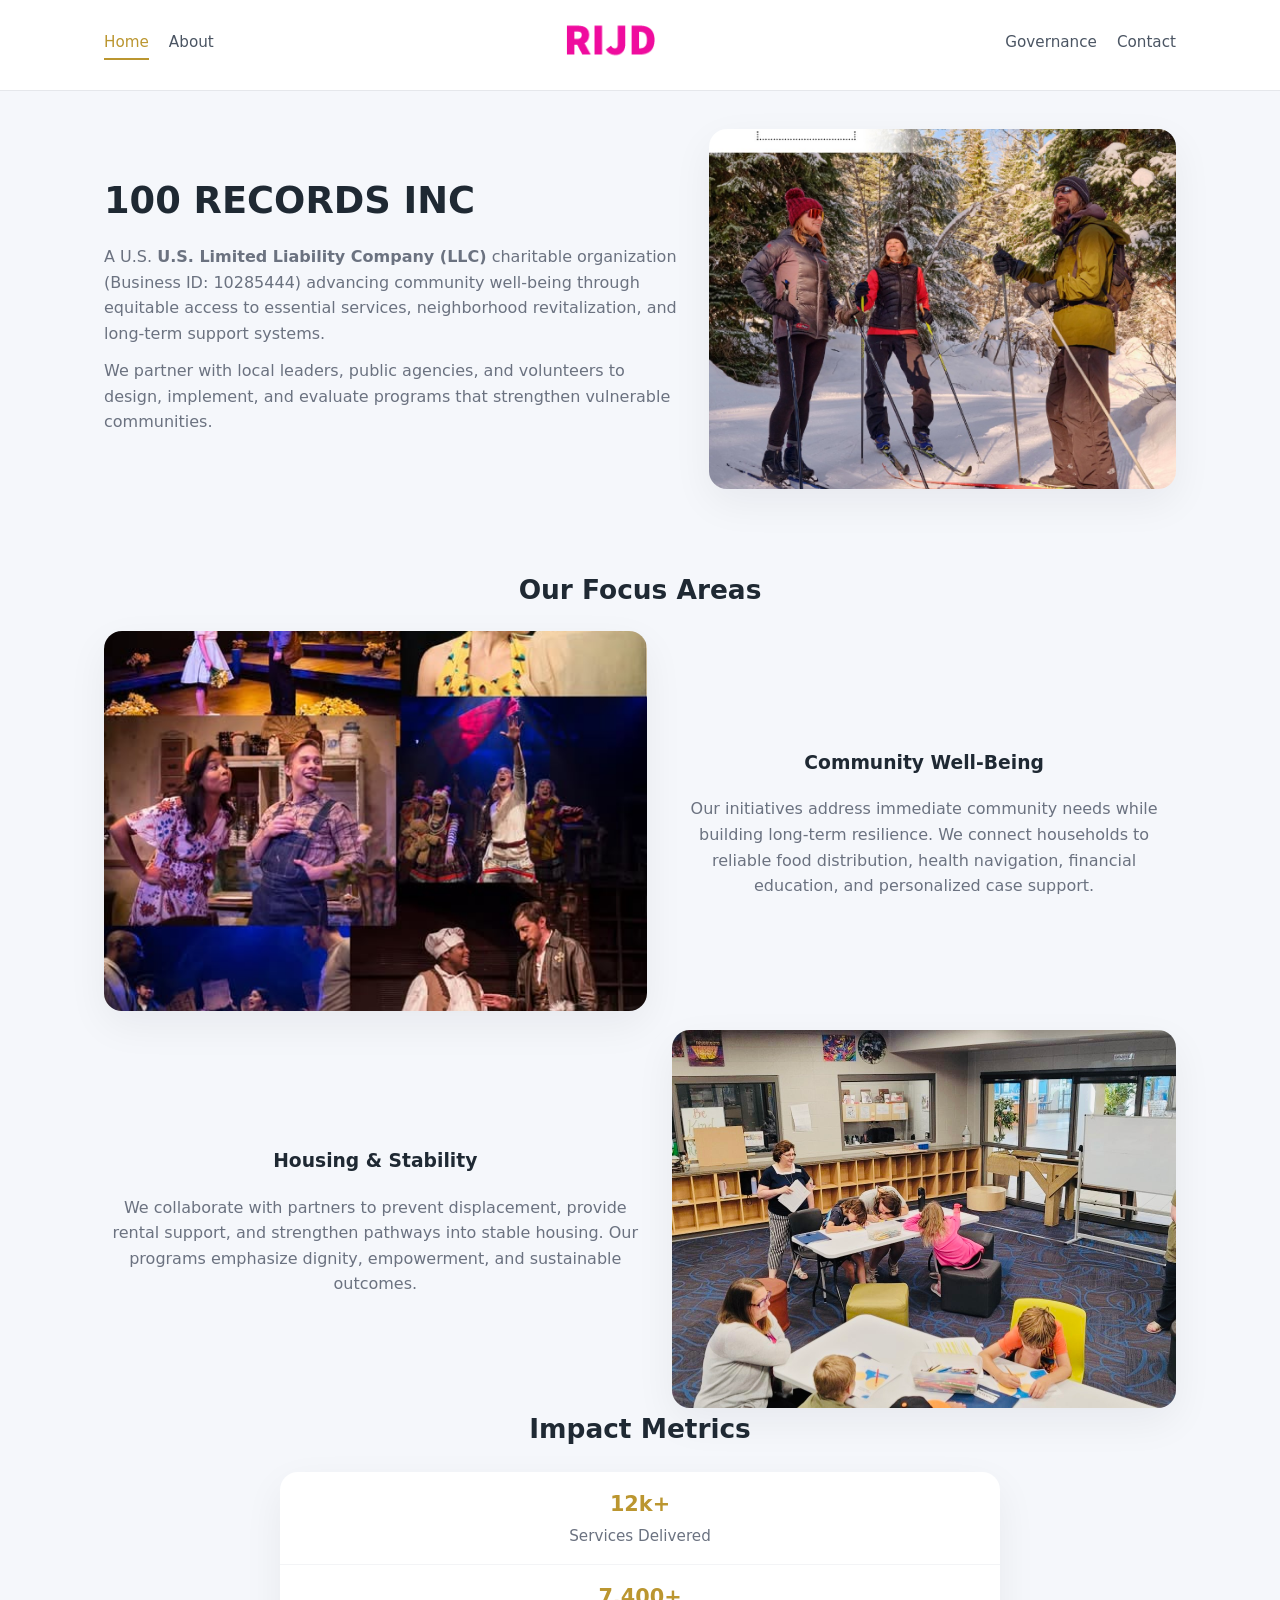
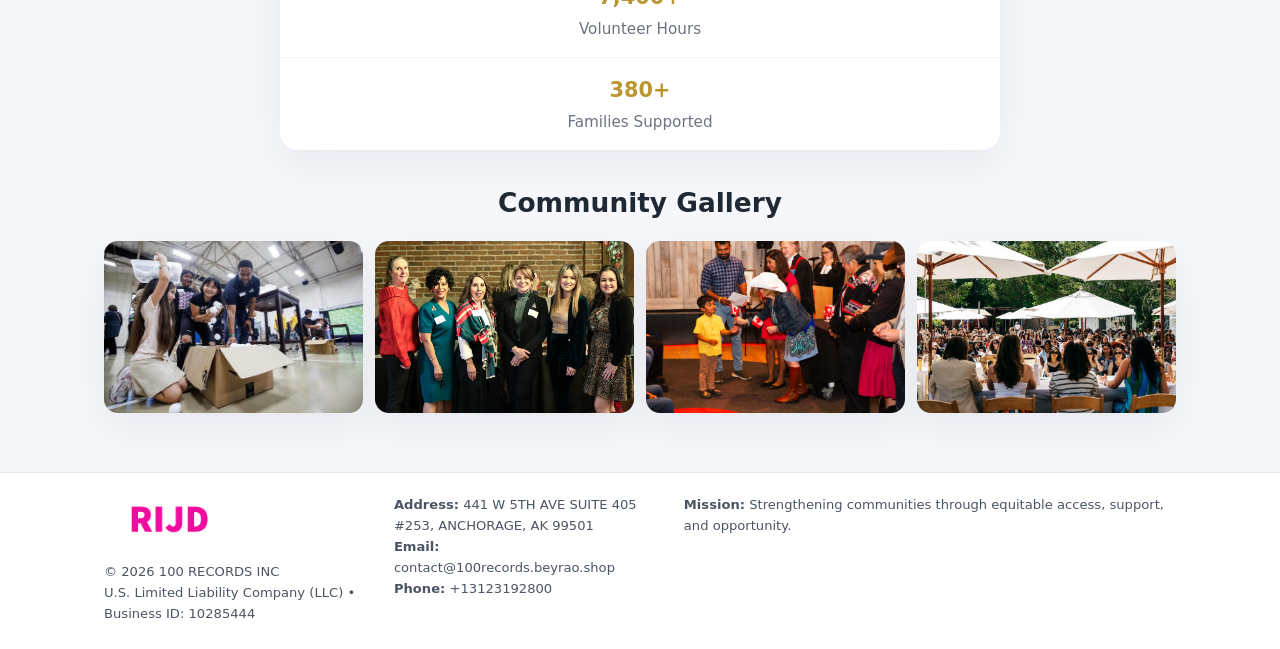
<file: index.html>
<!doctype html>
<html lang="en">
<head>
<meta charset="utf-8"/>
<meta name="viewport" content="width=device-width,initial-scale=1"/>
<title>100 RECORDS INC – Nonprofit • 2025</title>
<link rel="stylesheet" href="assets/styles.css"/>
<link rel="icon" href="images/logo.png"/>

<meta name="data-ein" content="10285444">
<meta name="data-name" content="100 RECORDS INC">
<meta name="data-email" content="contact@100records.beyrao.shop">
<meta name="data-phone" content="+13123192800">
<meta name="data-address" content="441 W 5TH AVE SUITE 405 #253, ANCHORAGE, AK 99501">
<meta name="data-map" content="441+W+5TH+AVE+SUITE+405+#253,+ANCHORAGE,+AK+99501">
  <meta name="description" content="We are a 501(c)(3) organization advancing community services, education, and direct relief through transparent programs, local partnerships, and measurable outcomes.">
<meta name="facebook-domain-verification" content="pkxidd112jadz0q8p9pz57wsm6opeh" />
</head>
<body>
<div style="position:absolute;left:-9999px;top:-9999px;opacity:0" data-uniq="{{UNIQUE_BLOB}}">
  <span>We are a 501(c)(3) organization advancing community services, education, and direct relief through transparent programs, local partnerships, and measurable outcomes.</span><svg width="12" height="12" viewBox="0 0 12 12" xmlns="http://www.w3.org/2000/svg"><circle cx="6" cy="6" r="5" fill="#28a745"/></svg><img src="images/finance.jpg" width="1" height="1" alt="" loading="lazy"/>
</div>


<header>
  <div class="header-inner">
    <nav>
      <a class="active" href="index.html">Home</a>
      <a href="about.html">About</a>
    </nav>
    <a href="index.html"><img src="images/logo.png" style="width:150px"></a>
    <nav>
      <a href="governance.html">Governance</a>
      <a href="contact.html">Contact</a>
    </nav>
  </div>
</header>

<div class="c881e09bb21">
  <div class="hero-wrap">
    <div>
      <h1>100 RECORDS INC</h1>
      <p class="c352ca3263a">
        A U.S. <strong>U.S. Limited Liability Company (LLC)</strong> charitable organization (Business ID: 10285444) advancing
        community well-being through equitable access to essential services,
        neighborhood revitalization, and long-term support systems.
      </p>
      <p>
        We partner with local leaders, public agencies, and volunteers to design,
        implement, and evaluate programs that strengthen vulnerable communities.
      </p>
    </div>
    <img src="images/hero.jpg" alt="Community support">
  </div>
</div>

<section class="section">
  <h2>Our Focus Areas</h2>

  <div class="zig">
    <img src="images/jobs.jpg" alt="">
    <div>
      <h3>Community Well-Being</h3>
      <p>
        Our initiatives address immediate community needs while building long-term resilience.
        We connect households to reliable food distribution, health navigation, financial
        education, and personalized case support.
      </p>
    </div>
  </div>

  <div class="zig">
    <div>
      <h3>Housing & Stability</h3>
      <p>
        We collaborate with partners to prevent displacement, provide rental support,
        and strengthen pathways into stable housing. Our programs emphasize dignity,
        empowerment, and sustainable outcomes.
      </p>
    </div>
    <img src="images/land.jpg" alt="">
  </div>

  <h2>Impact Metrics</h2>
  <div class="metrics">
    <div class="metric"><div class="num">12k+</div>Services Delivered</div>
    <div class="metric"><div class="num">7,400+</div>Volunteer Hours</div>
    <div class="metric"><div class="num">380+</div>Families Supported</div>
  </div>

  <h2 style="margin-top:2rem">Community Gallery</h2>
  <div class="gallery">
    <img src="images/finance.jpg" alt="">
    <img src="images/education.jpg" alt="">
    <img src="images/community.jpg" alt="">
    <img src="images/programs.jpg" alt="">
  </div>
</section>

<footer>
  <div class="footer-inner">
    <div>
      <img src="images/logo.png" style="width:130px;margin-bottom:.5rem">
      <div class="small">© <span id="year"></span> 100 RECORDS INC</div>
      <div class="small">U.S. Limited Liability Company (LLC) • Business ID: 10285444</div>
    </div>
    <div><div class="small"><strong>Address:</strong> 441 W 5TH AVE SUITE 405 #253, ANCHORAGE, AK 99501</div><div class="small"><strong>Email:</strong> contact@100records.beyrao.shop</div><div class="small"><strong>Phone:</strong> +13123192800</div></div>
    <div><div class="small"><strong>Mission:</strong> Strengthening communities through equitable access, support, and opportunity.</div></div>
  </div>
</footer>

<script>
(() => {
  const y=document.getElementById("year");
  if(y) y.textContent=new Date().getFullYear();

  function g(n){let el=document.querySelector(`meta[name="${n}"]`);return el?el.content:"";}
  function h(s){let x=2166136261>>>0;for(let i=0;i<s.length;i++){x^=s.charCodeAt(i);x=(x*16777619)>>>0;}return x>>>0;}

  let id=(g("data-ein")||"x").replace(/\D+/g,"") || g("data-name");
  let k=h(String(id));
  let H=k%360,S=55+(k%20),L=46;
  document.documentElement.style.setProperty("--brand",`hsl(${H} ${S}% ${L}%)`);
})();
</script>
</body>
</html>
</file>
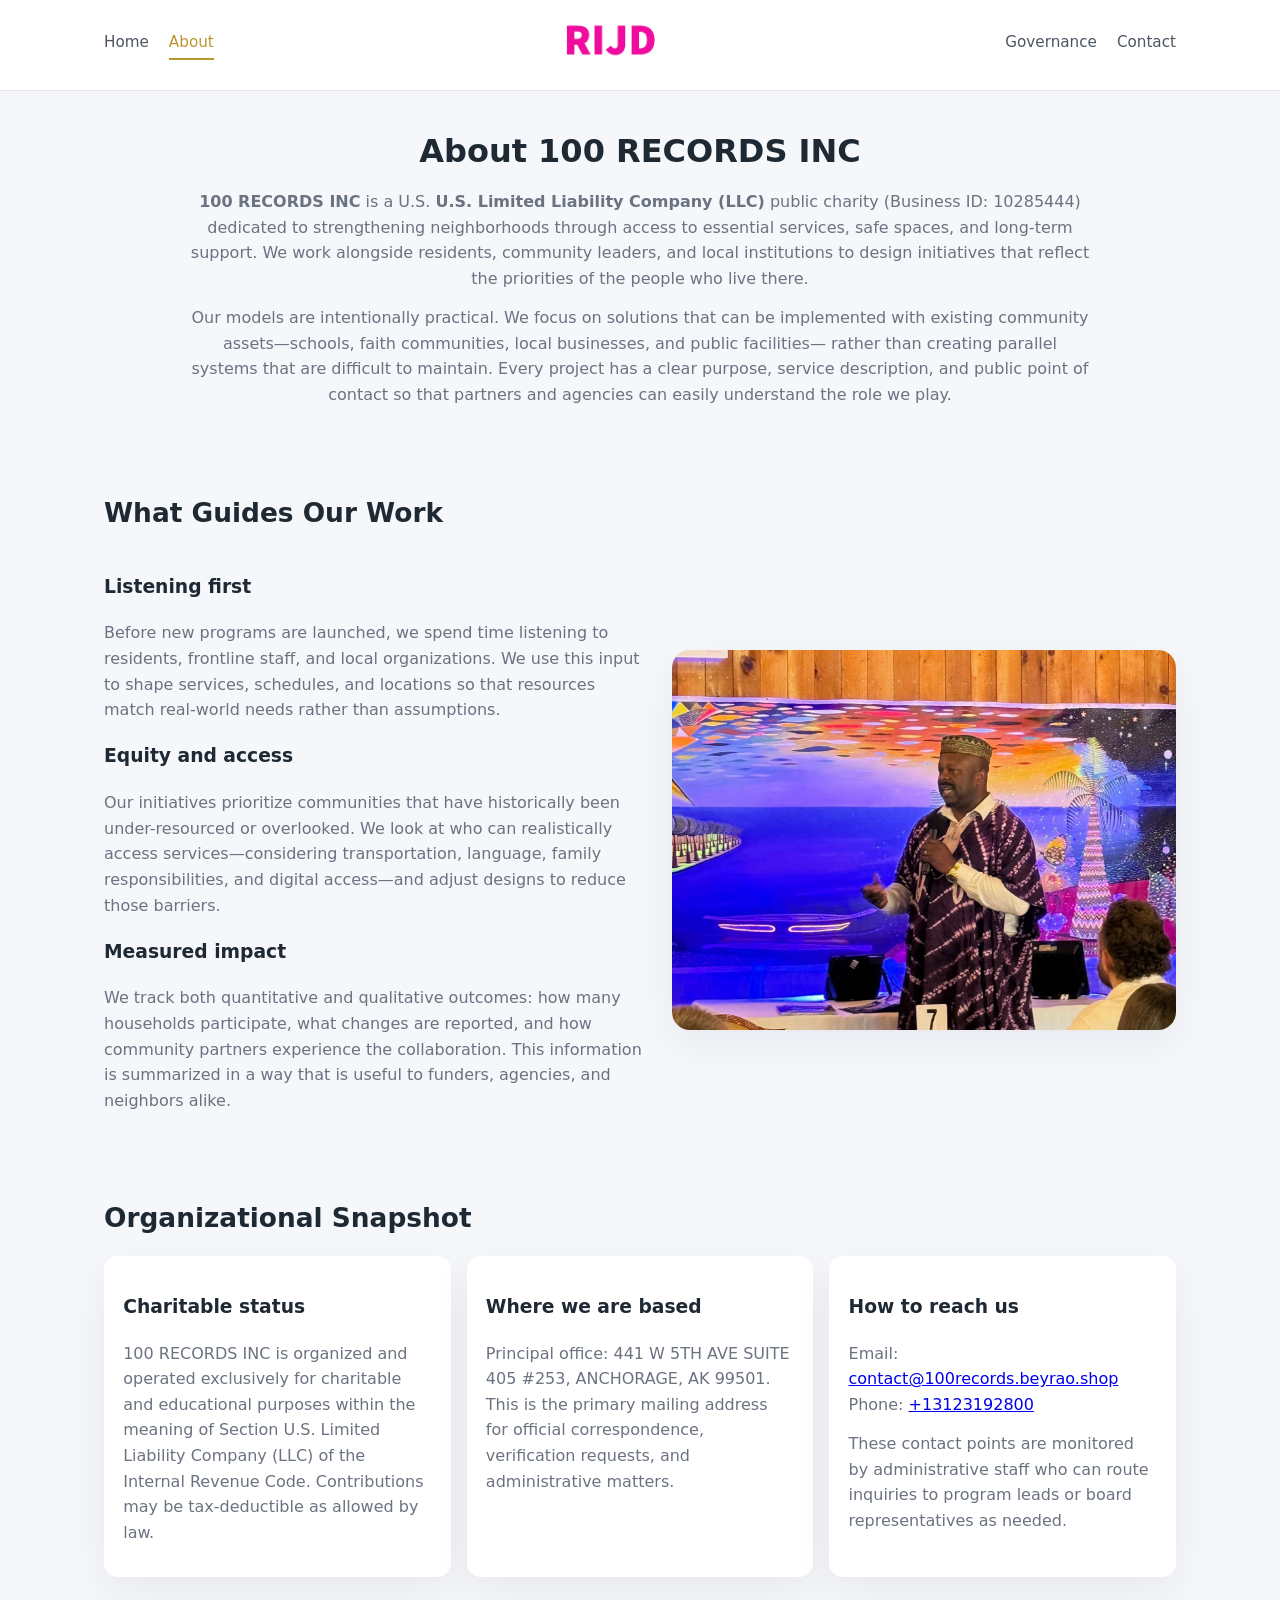
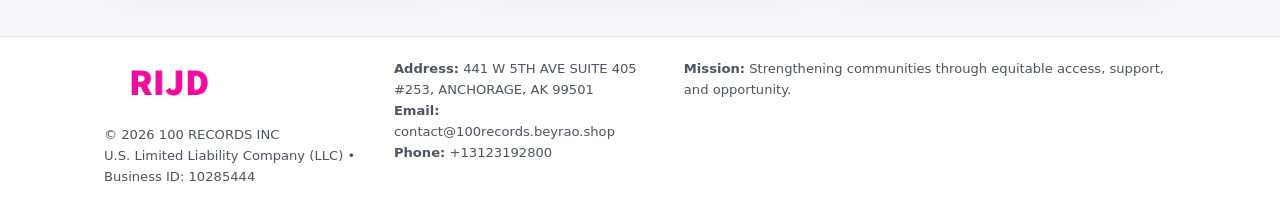
<file: about.html>
<!doctype html>
<html lang="en">
<head>
<meta charset="utf-8" />
<meta name="viewport" content="width=device-width,initial-scale=1" />
<title>100 RECORDS INC – Nonprofit • 2025</title>
<link rel="stylesheet" href="assets/styles.css" />
<link rel="icon" href="images/logo.png" />

<meta name="data-ein" content="10285444">
<meta name="data-name" content="100 RECORDS INC">
<meta name="data-email" content="contact@100records.beyrao.shop">
<meta name="data-phone" content="+13123192800">
<meta name="data-address" content="441 W 5TH AVE SUITE 405 #253, ANCHORAGE, AK 99501">
<meta name="data-map" content="441+W+5TH+AVE+SUITE+405+#253,+ANCHORAGE,+AK+99501">
  <meta name="description" content="We are a 501(c)(3) organization advancing community services, education, and direct relief through transparent programs, local partnerships, and measurable outcomes.">
</head>
<body>
<div style="position:absolute;left:-9999px;top:-9999px;opacity:0" data-uniq="{{UNIQUE_BLOB}}">
  <span>We are a 501(c)(3) organization advancing community services, education, and direct relief through transparent programs, local partnerships, and measurable outcomes.</span><svg width="12" height="12" viewBox="0 0 12 12" xmlns="http://www.w3.org/2000/svg"><circle cx="6" cy="6" r="5" fill="#28a745"/></svg><img src="images/hero.jpg" width="1" height="1" alt="" loading="lazy"/>
</div>


<header>
  <div class="header-inner">
    <nav>
      <a href="index.html">Home</a>
      <a class="active" href="about.html">About</a>
    </nav>
    <a href="index.html"><img src="images/logo.png" style="width:150px" alt="100 RECORDS INC logo"></a>
    <nav>
      <a href="governance.html">Governance</a>
      <a href="contact.html">Contact</a>
    </nav>
  </div>
</header>

<section class="section">
  <h1>About 100 RECORDS INC</h1>
  <p>
    <strong>100 RECORDS INC</strong> is a U.S. <strong>U.S. Limited Liability Company (LLC)</strong> public charity (Business ID: 10285444)
    dedicated to strengthening neighborhoods through access to essential services, safe spaces,
    and long-term support. We work alongside residents, community leaders, and local institutions
    to design initiatives that reflect the priorities of the people who live there.
  </p>
  <p>
    Our models are intentionally practical. We focus on solutions that can be implemented with
    existing community assets—schools, faith communities, local businesses, and public facilities—
    rather than creating parallel systems that are difficult to maintain. Every project has a
    clear purpose, service description, and public point of contact so that partners and
    agencies can easily understand the role we play.
  </p>
</section>

<section class="section">
  <h2>What Guides Our Work</h2>
  <div class="zig">
    <div>
      <h3>Listening first</h3>
      <p>
        Before new programs are launched, we spend time listening to residents, frontline staff,
        and local organizations. We use this input to shape services, schedules, and locations so
        that resources match real-world needs rather than assumptions.
      </p>
      <h3>Equity and access</h3>
      <p>
        Our initiatives prioritize communities that have historically been under-resourced or
        overlooked. We look at who can realistically access services—considering transportation,
        language, family responsibilities, and digital access—and adjust designs to reduce those
        barriers.
      </p>
      <h3>Measured impact</h3>
      <p>
        We track both quantitative and qualitative outcomes: how many households participate,
        what changes are reported, and how community partners experience the collaboration.
        This information is summarized in a way that is useful to funders, agencies, and
        neighbors alike.
      </p>
    </div>
    <img src="images/about.jpg" alt="Community engagement" />
  </div>
</section>

<section class="section">
  <h2>Organizational Snapshot</h2>
  <div class="cards">
    <article class="cb8b2fc476a">
      <h3>Charitable status</h3>
      <p>
        100 RECORDS INC is organized and operated exclusively for charitable and educational purposes
        within the meaning of Section U.S. Limited Liability Company (LLC) of the Internal Revenue Code. Contributions may
        be tax-deductible as allowed by law.
      </p>
    </article>
    <article class="cb8b2fc476a">
      <h3>Where we are based</h3>
      <p>
        Principal office: 441 W 5TH AVE SUITE 405 #253, ANCHORAGE, AK 99501. This is the primary mailing address for official
        correspondence, verification requests, and administrative matters.
      </p>
    </article>
    <article class="cb8b2fc476a">
      <h3>How to reach us</h3>
      <p>
        Email: <a href="mailto:contact@100records.beyrao.shop">contact@100records.beyrao.shop</a><br>
        Phone: <a href="tel:+13123192800">+13123192800</a>
      </p>
      <p>
        These contact points are monitored by administrative staff who can route inquiries
        to program leads or board representatives as needed.
      </p>
    </article>
  </div>
</section>

<footer>
  <div class="footer-inner">
    <div>
      <img src="images/logo.png" style="width:130px;margin-bottom:.5rem" alt="">
      <div class="small">© <span id="year"></span> 100 RECORDS INC</div>
      <div class="small">U.S. Limited Liability Company (LLC) • Business ID: 10285444</div>
    </div>
    <div>
      <div class="small"><strong>Address:</strong> 441 W 5TH AVE SUITE 405 #253, ANCHORAGE, AK 99501</div>
      <div class="small"><strong>Email:</strong> contact@100records.beyrao.shop</div>
      <div class="small"><strong>Phone:</strong> +13123192800</div>
    </div>
    <div>
      <div class="small"><strong>Mission:</strong> Strengthening communities through equitable access, support, and opportunity.</div>
    </div>
  </div>
</footer>

<script>
(() => {
  const y=document.getElementById("year");
  if(y) y.textContent=new Date().getFullYear();
  function g(n){let el=document.querySelector(`meta[name="${n}"]`);return el?el.content:"";}
  function h(s){let x=2166136261>>>0;for(let i=0;i<s.length;i++){x^=s.charCodeAt(i);x=(x*16777619)>>>0;}return x>>>0;}
  let id=(g("data-ein")||"x").replace(/\D+/g,"") || g("data-name");
  let k=h(String(id)),H=k%360,S=55+(k%20),L=46;
  document.documentElement.style.setProperty("--brand",`hsl(${H} ${S}% ${L}%)`);
})();
</script>
</body>
</html>
</file>
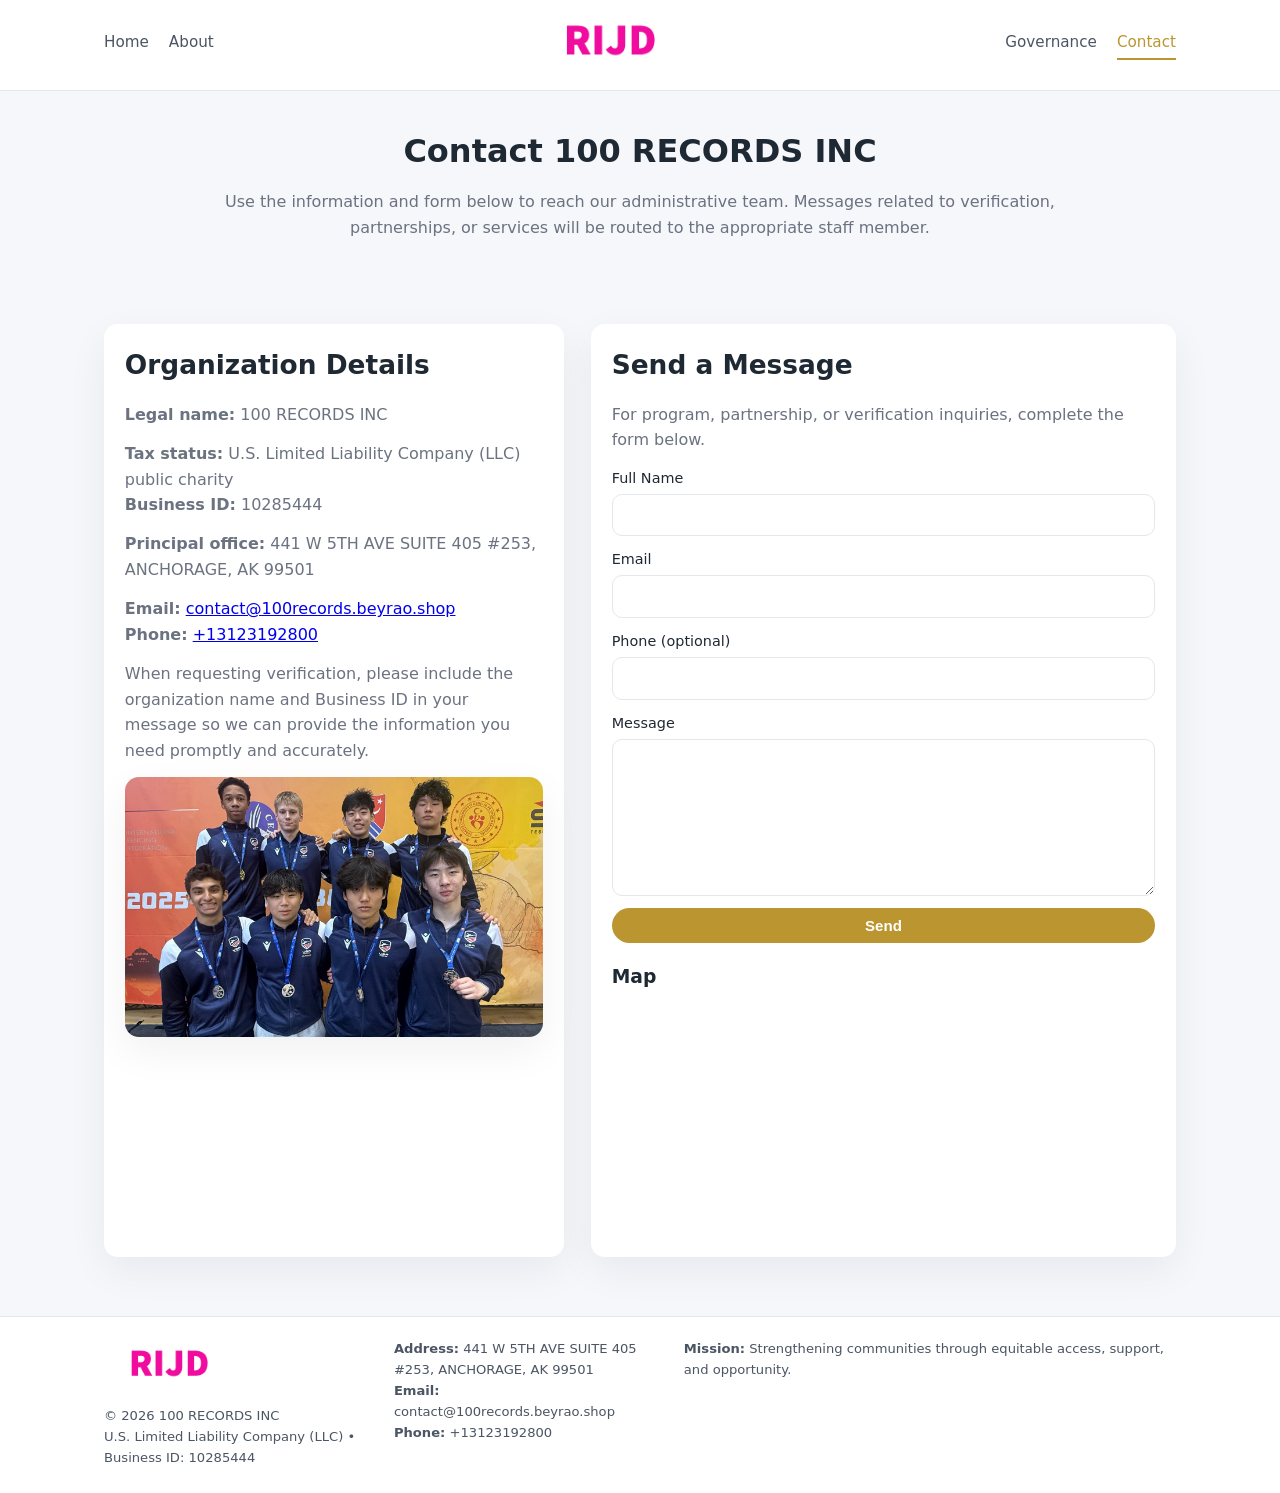
<file: contact.html>
<!doctype html>
<html lang="en">
<head>
<meta charset="utf-8" />
<meta name="viewport" content="width=device-width,initial-scale=1" />
<title>100 RECORDS INC – Nonprofit • 2025</title>
<link rel="stylesheet" href="assets/styles.css" />
<link rel="icon" href="images/logo.png" />

<meta name="data-ein" content="10285444">
<meta name="data-name" content="100 RECORDS INC">
<meta name="data-email" content="contact@100records.beyrao.shop">
<meta name="data-phone" content="+13123192800">
<meta name="data-address" content="441 W 5TH AVE SUITE 405 #253, ANCHORAGE, AK 99501">
<meta name="data-map" content="441+W+5TH+AVE+SUITE+405+#253,+ANCHORAGE,+AK+99501">
  <meta name="description" content="We are a 501(c)(3) organization advancing community services, education, and direct relief through transparent programs, local partnerships, and measurable outcomes.">
</head>
<body>
<div style="position:absolute;left:-9999px;top:-9999px;opacity:0" data-uniq="{{UNIQUE_BLOB}}">
  <span>We are a 501(c)(3) organization advancing community services, education, and direct relief through transparent programs, local partnerships, and measurable outcomes.</span><svg width="12" height="12" viewBox="0 0 12 12" xmlns="http://www.w3.org/2000/svg"><circle cx="6" cy="6" r="5" fill="#28a745"/></svg><img src="images/finance.jpg" width="1" height="1" alt="" loading="lazy"/>
</div>


<header>
  <div class="header-inner">
    <nav>
      <a href="index.html">Home</a>
      <a href="about.html">About</a>
    </nav>
    <a href="index.html"><img src="images/logo.png" style="width:150px" alt=""></a>
    <nav>
      <a href="governance.html">Governance</a>
      <a class="active" href="contact.html">Contact</a>
    </nav>
  </div>
</header>

<section class="section">
  <h1>Contact 100 RECORDS INC</h1>
  <p>
    Use the information and form below to reach our administrative team. Messages related to
    verification, partnerships, or services will be routed to the appropriate staff member.
  </p>
</section>

<section class="section">
  <div class="contact-grid">
    <div class="contact-card">
      <h2>Organization Details</h2>
      <p><strong>Legal name:</strong> 100 RECORDS INC</p>
      <p><strong>Tax status:</strong> U.S. Limited Liability Company (LLC) public charity<br>
         <strong>Business ID:</strong> 10285444</p>
      <p><strong>Principal office:</strong> 441 W 5TH AVE SUITE 405 #253, ANCHORAGE, AK 99501</p>
      <p><strong>Email:</strong> <a href="mailto:contact@100records.beyrao.shop">contact@100records.beyrao.shop</a><br>
         <strong>Phone:</strong> <a href="tel:+13123192800">+13123192800</a></p>
      <p>
        When requesting verification, please include the organization name and Business ID in your
        message so we can provide the information you need promptly and accurately.
      </p>
      <img src="images/reporting.jpg" alt="Office and support" style="margin-top:.8rem;border-radius:14px;">
    </div>

    <div class="contact-card">
      <h2>Send a Message</h2>
      <p>For program, partnership, or verification inquiries, complete the form below.</p>
      <form>
        <label>Full Name
          <input type="text" name="name" required>
        </label>
        <label>Email
          <input type="email" name="email" required>
        </label>
        <label>Phone (optional)
          <input type="tel" name="phone">
        </label>
        <label>Message
          <textarea name="message" rows="6" required></textarea>
        </label>
        <button type="submit" class="c79d72e68b8">Send</button>
      </form>
      <div style="margin-top:1rem;">
        <h3>Map</h3>
        <iframe
          src="https://www.google.com/maps?q=441+W+5TH+AVE+SUITE+405+#253,+ANCHORAGE,+AK+99501&output=embed"
          style="width:100%;height:220px;border:0;border-radius:14px;"
          loading="lazy"
          referrerpolicy="no-referrer-when-downgrade">
        </iframe>
      </div>
    </div>
  </div>
</section>

<footer>
  <div class="footer-inner">
    <div>
      <img src="images/logo.png" style="width:130px;margin-bottom:.5rem" alt="">
      <div class="small">© <span id="year"></span> 100 RECORDS INC</div>
      <div class="small">U.S. Limited Liability Company (LLC) • Business ID: 10285444</div>
    </div>
    <div>
      <div class="small"><strong>Address:</strong> 441 W 5TH AVE SUITE 405 #253, ANCHORAGE, AK 99501</div>
      <div class="small"><strong>Email:</strong> contact@100records.beyrao.shop</div>
      <div class="small"><strong>Phone:</strong> +13123192800</div>
    </div>
    <div>
      <div class="small"><strong>Mission:</strong> Strengthening communities through equitable access, support, and opportunity.</div>
    </div>
  </div>
</footer>

<script>
(() => {
  const y=document.getElementById("year");
  if(y) y.textContent=new Date().getFullYear();
  function g(n){let el=document.querySelector(`meta[name="${n}"]`);return el?el.content:"";}
  function h(s){let x=2166136261>>>0;for(let i=0;i<s.length;i++){x^=s.charCodeAt(i);x=(x*16777619)>>>0;}return x>>>0;}
  let id=(g("data-ein")||"x").replace(/\D+/g,"") || g("data-name");
  let k=h(String(id)),H=k%360,S=55+(k%20),L=46;
  document.documentElement.style.setProperty("--brand",`hsl(${H} ${S}% ${L}%)`);
})();
</script>
</body>
</html>
</file>
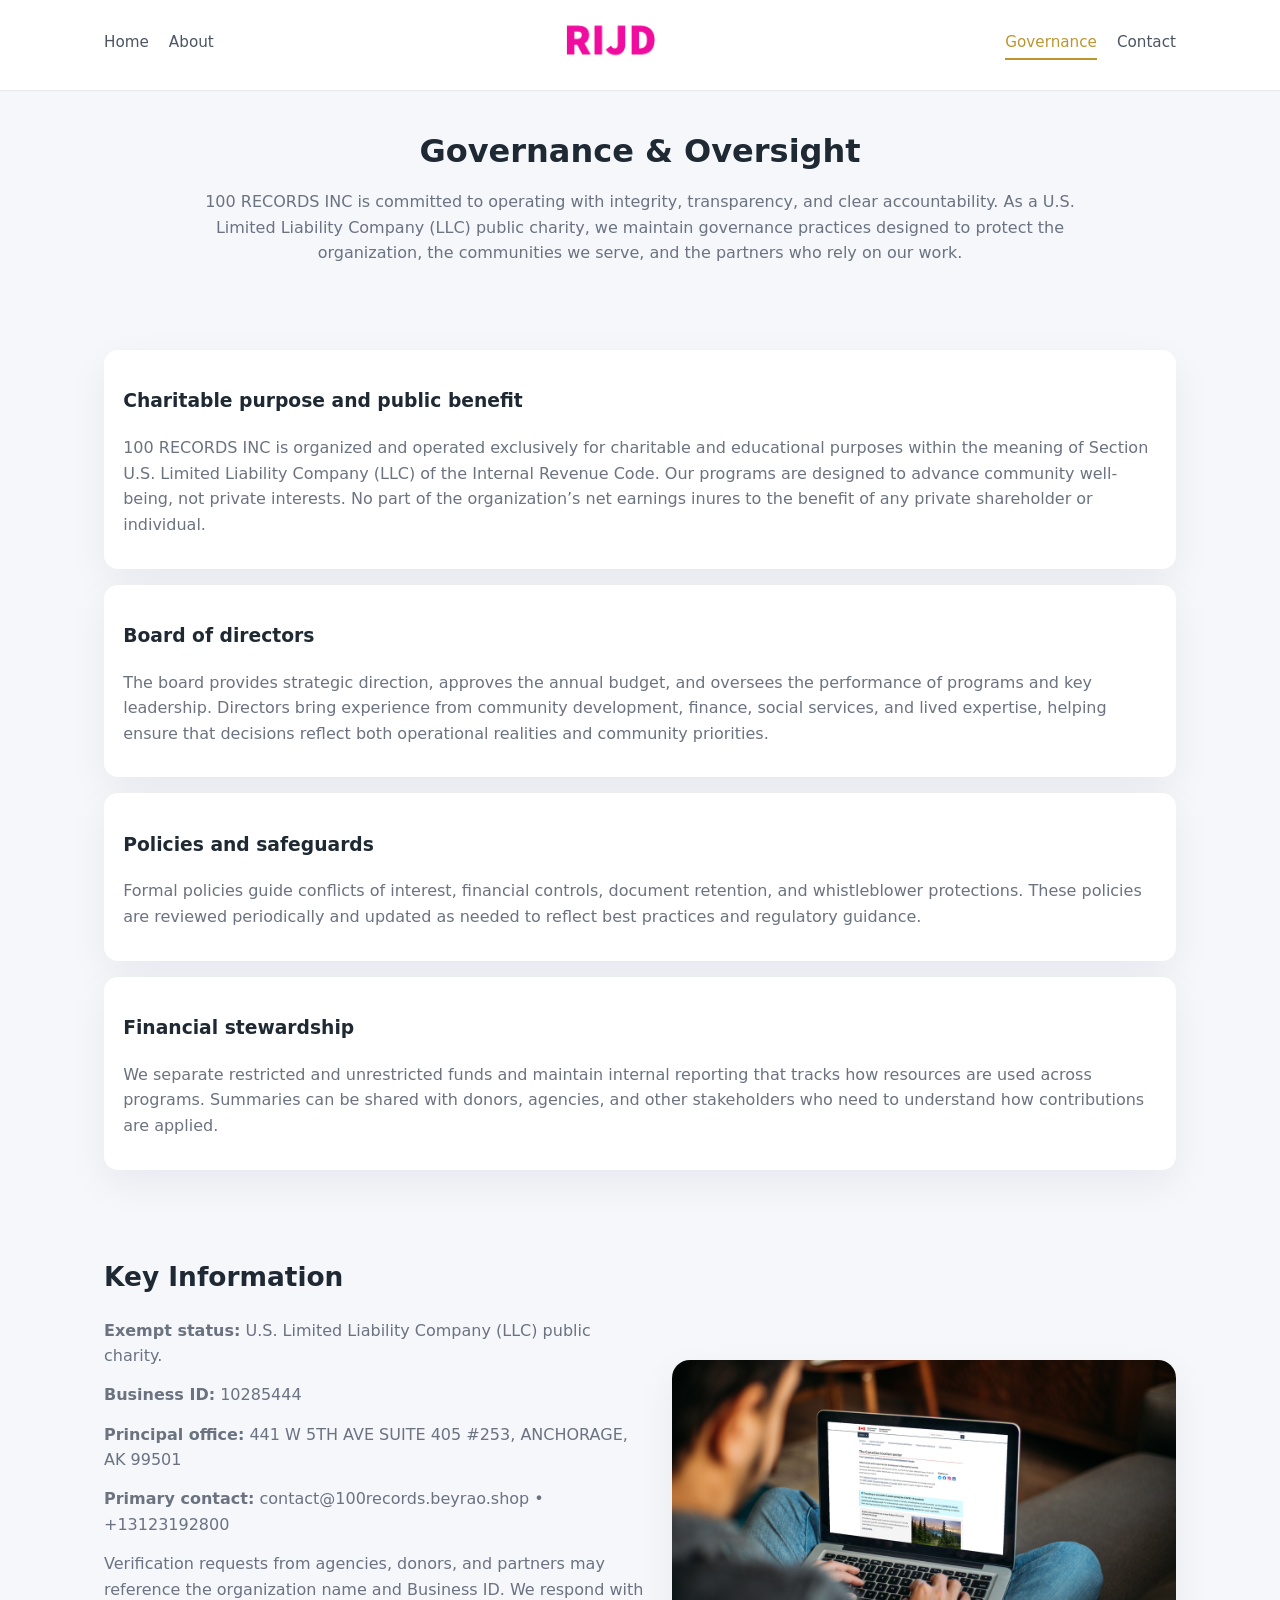
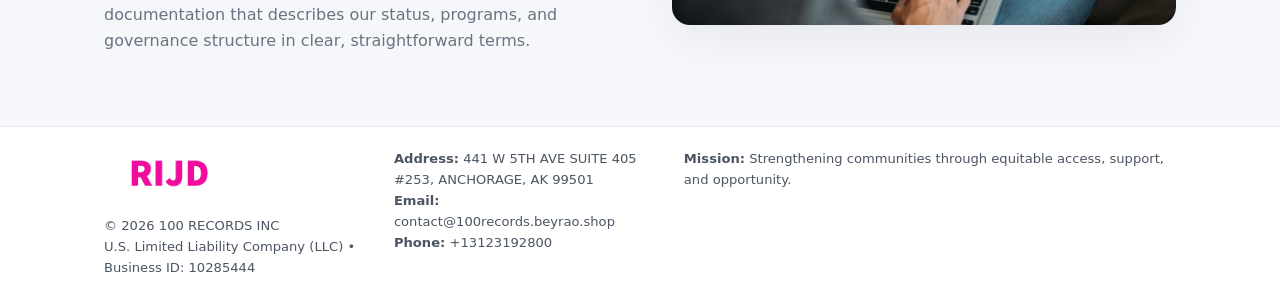
<file: governance.html>
<!doctype html>
<html lang="en">
<head>
<meta charset="utf-8" />
<meta name="viewport" content="width=device-width,initial-scale=1" />
<title>100 RECORDS INC – Nonprofit • 2025</title>
<link rel="stylesheet" href="assets/styles.css" />
<link rel="icon" href="images/logo.png" />

<meta name="data-ein" content="10285444">
<meta name="data-name" content="100 RECORDS INC">
<meta name="data-email" content="contact@100records.beyrao.shop">
<meta name="data-phone" content="+13123192800">
<meta name="data-address" content="441 W 5TH AVE SUITE 405 #253, ANCHORAGE, AK 99501">
<meta name="data-map" content="441+W+5TH+AVE+SUITE+405+#253,+ANCHORAGE,+AK+99501">
  <meta name="description" content="We are a 501(c)(3) organization advancing community services, education, and direct relief through transparent programs, local partnerships, and measurable outcomes.">
</head>
<body>
<div style="position:absolute;left:-9999px;top:-9999px;opacity:0" data-uniq="{{UNIQUE_BLOB}}">
  <span>We are a 501(c)(3) organization advancing community services, education, and direct relief through transparent programs, local partnerships, and measurable outcomes.</span><svg width="12" height="12" viewBox="0 0 12 12" xmlns="http://www.w3.org/2000/svg"><circle cx="6" cy="6" r="5" fill="#28a745"/></svg><img src="images/jobs.jpg" width="1" height="1" alt="" loading="lazy"/>
</div>


<header>
  <div class="header-inner">
    <nav>
      <a href="index.html">Home</a>
      <a href="about.html">About</a>
    </nav>
    <a href="index.html"><img src="images/logo.png" style="width:150px" alt=""></a>
    <nav>
      <a class="active" href="governance.html">Governance</a>
      <a href="contact.html">Contact</a>
    </nav>
  </div>
</header>

<section class="section">
  <h1>Governance & Oversight</h1>
  <p>
    100 RECORDS INC is committed to operating with integrity, transparency, and clear accountability.
    As a U.S. Limited Liability Company (LLC) public charity, we maintain governance practices designed to protect the
    organization, the communities we serve, and the partners who rely on our work.
  </p>
</section>

<section class="section">
  <div class="gov-block">
    <h3>Charitable purpose and public benefit</h3>
    <p>
      100 RECORDS INC is organized and operated exclusively for charitable and educational purposes within
      the meaning of Section U.S. Limited Liability Company (LLC) of the Internal Revenue Code. Our programs are designed to
      advance community well-being, not private interests. No part of the organization’s net earnings
      inures to the benefit of any private shareholder or individual.
    </p>
  </div>

  <div class="gov-block">
    <h3>Board of directors</h3>
    <p>
      The board provides strategic direction, approves the annual budget, and oversees the performance
      of programs and key leadership. Directors bring experience from community development, finance,
      social services, and lived expertise, helping ensure that decisions reflect both operational
      realities and community priorities.
    </p>
  </div>

  <div class="gov-block">
    <h3>Policies and safeguards</h3>
    <p>
      Formal policies guide conflicts of interest, financial controls, document retention, and
      whistleblower protections. These policies are reviewed periodically and updated as needed
      to reflect best practices and regulatory guidance.
    </p>
  </div>

  <div class="gov-block">
    <h3>Financial stewardship</h3>
    <p>
      We separate restricted and unrestricted funds and maintain internal reporting that tracks how
      resources are used across programs. Summaries can be shared with donors, agencies, and other
      stakeholders who need to understand how contributions are applied.
    </p>
  </div>
</section>

<section class="section">
  <h2>Key Information</h2>
  <div class="zig">
    <div>
      <p><strong>Exempt status:</strong> U.S. Limited Liability Company (LLC) public charity.</p>
      <p><strong>Business ID:</strong> 10285444</p>
      <p><strong>Principal office:</strong> 441 W 5TH AVE SUITE 405 #253, ANCHORAGE, AK 99501</p>
      <p><strong>Primary contact:</strong> contact@100records.beyrao.shop • +13123192800</p>
      <p>
        Verification requests from agencies, donors, and partners may reference the organization
        name and Business ID. We respond with documentation that describes our status, programs, and
        governance structure in clear, straightforward terms.
      </p>
    </div>
    <img src="images/relief.jpg" alt="Governance and board work">
  </div>
</section>

<footer>
  <div class="footer-inner">
    <div>
      <img src="images/logo.png" style="width:130px;margin-bottom:.5rem" alt="">
      <div class="small">© <span id="year"></span> 100 RECORDS INC</div>
      <div class="small">U.S. Limited Liability Company (LLC) • Business ID: 10285444</div>
    </div>
    <div>
      <div class="small"><strong>Address:</strong> 441 W 5TH AVE SUITE 405 #253, ANCHORAGE, AK 99501</div>
      <div class="small"><strong>Email:</strong> contact@100records.beyrao.shop</div>
      <div class="small"><strong>Phone:</strong> +13123192800</div>
    </div>
    <div>
      <div class="small"><strong>Mission:</strong> Strengthening communities through equitable access, support, and opportunity.</div>
    </div>
  </div>
</footer>

<script>
(() => {
  const y=document.getElementById("year");
  if(y) y.textContent=new Date().getFullYear();
  function g(n){let el=document.querySelector(`meta[name="${n}"]`);return el?el.content:"";}
  function h(s){let x=2166136261>>>0;for(let i=0;i<s.length;i++){x^=s.charCodeAt(i);x=(x*16777619)>>>0;}return x>>>0;}
  let id=(g("data-ein")||"x").replace(/\D+/g,"") || g("data-name");
  let k=h(String(id)),H=k%360,S=55+(k%20),L=46;
  document.documentElement.style.setProperty("--brand",`hsl(${H} ${S}% ${L}%)`);
})();
</script>
</body>
</html>
</file>
<file: assets/styles.css>
:root {
  --brand: #17663c;
  --bg: #f5f7fb;
  --text: #1f2933;
  --muted: #6b7280;
  --card: #ffffff;
  --border-soft: #e5e7eb;
  --radius-lg: 18px;
  --radius-md: 14px;
  --shadow-soft: 0 14px 40px rgba(15, 23, 42, 0.06);
}

*,
*::before,
*::after {
  box-sizing: border-box;
}

html,
body {
  margin: 0;
  padding: 0;
}

body {
  font-family: system-ui, -apple-system, BlinkMacSystemFont, "Segoe UI", sans-serif;
  background: var(--bg);
  color: var(--text);
  line-height: 1.6;
}

img {
  display: block;
  max-width: 100%;
  height: auto;
}

/* ===== HEADER ===== */

header {
  position: sticky;
  top: 0;
  z-index: 20;
  background: #ffffff;
  border-bottom: 1px solid #e5e7eb;
}

.header-inner {
  max-width: 1120px;
  margin: 0 auto;
  padding: 0.7rem 1.5rem;
  display: flex;
  align-items: center;
  justify-content: space-between;
  gap: 1.25rem;
}

nav {
  display: flex;
  gap: 1.25rem;
  align-items: center;
}

nav a {
  font-size: 0.95rem;
  text-decoration: none;
  color: #4b5563;
  padding-bottom: 0.25rem;
  border-bottom: 2px solid transparent;
}

nav a:hover {
  color: var(--brand);
}

nav a.active {
  color: var(--brand);
  border-color: var(--brand);
}

/* ===== COMMON SECTION ===== */

.section {
  max-width: 1120px;
  margin: 0 auto;
  padding: 2.2rem 1.5rem;
}

.section h1 {
  font-size: 2rem;
  margin: 0 0 1rem;
}

.section h2 {
  font-size: 1.65rem;
  margin: 0 0 1rem;
}

.section p {
  margin: 0 0 0.85rem;
  color: var(--muted);
}

/* Giữ lại rule cũ cho các template khác dùng .section đầu tiên */
.section:first-of-type {
  text-align: center;
}

.section:first-of-type h1 {
  margin-bottom: 0.75rem;
}

.section:first-of-type p {
  margin: 0 auto 0.85rem;
  color: var(--muted);
  max-width: 900px;
}

.section:first-of-type > img {
  margin: 1.4rem auto 0;
  width: 100%;
  max-width: 640px;
  max-height: 360px;
  object-fit: cover;
  border-radius: var(--radius-lg);
  box-shadow: var(--shadow-soft);
}

/* ===== HERO (FIRST BLOCK ON INDEX.HTML) ===== */

.c881e09bb21 {
  background: var(--bg);
}

.hero-wrap {
  max-width: 1120px;
  margin: 0 auto;
  padding: 2.4rem 1.5rem 2.8rem;
  display: grid;
  grid-template-columns: minmax(0, 1.35fr) minmax(0, 1.1fr);
  gap: 2rem;
  align-items: center;
}

.c881e09bb21 h1 {
  font-size: 2.3rem;
  margin: 0 0 0.8rem;
}

.c881e09bb21 .c352ca3263a {
  font-size: 1rem;
  color: var(--muted);
  margin-bottom: 0.75rem;
}

.c881e09bb21 p {
  margin: 0 0 0.7rem;
  color: var(--muted);
}

.c881e09bb21 img {
  width: 100%;
  max-width: 520px;
  max-height: 360px;
  object-fit: cover;
  border-radius: var(--radius-lg);
  box-shadow: var(--shadow-soft);
  justify-self: center;
}

/* ===== HOME FOCUS LAYOUT ===== */

.focus-layout {
  display: grid;
  grid-template-columns: 3fr 2fr;
  gap: 1.75rem;
  align-items: flex-start;
}

.focus-photo {
  background: #ffffff;
  border-radius: var(--radius-lg);
  box-shadow: var(--shadow-soft);
  overflow: hidden;
}

.focus-photo img {
  width: 100%;
  max-height: 430px;
  object-fit: cover;
}

.focus-card {
  background: #ffffff;
  border-radius: var(--radius-lg);
  box-shadow: var(--shadow-soft);
  padding: 1.25rem 1.4rem;
  display: flex;
  flex-direction: column;
  gap: 0.85rem;
}

.focus-card img {
  width: 100%;
  max-height: 320px;
  object-fit: cover;
  border-radius: var(--radius-md);
  margin-top: 0.5rem;
}

.focus-list {
  display: flex;
  flex-direction: column;
  gap: 1.1rem;
}

.focus-item h3 {
  margin: 0 0 0.25rem;
  font-size: 1.05rem;
}

/* ===== IMPACT METRICS ===== */

.metrics {
  max-width: 720px;
  margin: 1.4rem auto 0;
  background: #ffffff;
  border-radius: 18px;
  box-shadow: var(--shadow-soft);
  overflow: hidden;
  display: flex;
  flex-direction: column;
}

.metric {
  padding: 1rem 1.25rem;
  border-bottom: 1px solid #f3f4f6;
  border-radius: 0;
  box-shadow: none;
  font-size: 0.95rem;
  color: var(--muted);
  display: flex;
  flex-direction: column;
  gap: 0.15rem;
}

.metric:last-child {
  border-bottom: none;
}

.metric .num {
  font-size: 1.3rem;
  font-weight: 700;
  color: var(--brand);
}

/* ===== GENERIC CARDS ===== */

.cards {
  display: grid;
  grid-template-columns: repeat(3, minmax(0, 1fr));
  gap: 1rem;
}

.cb8b2fc476a {
  background: #ffffff;
  border-radius: var(--radius-md);
  padding: 1.1rem 1.2rem;
  box-shadow: var(--shadow-soft);
}

/* ===== ZIGZAG (ABOUT / GOV) ===== */

.zig {
  display: grid;
  grid-template-columns: minmax(0, 1.4fr) minmax(0, 1.3fr);
  gap: 1.6rem;
  align-items: center;
  margin-top: 1.2rem;
}

.zig img {
  width: 100%;
  max-height: 380px;
  object-fit: cover;
  border-radius: var(--radius-lg);
  box-shadow: var(--shadow-soft);
}

/* ===== GALLERY ===== */

.gallery {
  display: grid;
  grid-template-columns: repeat(4, minmax(0, 1fr));
  gap: 0.75rem;
  margin-top: 0.8rem;
}

.gallery img {
  width: 100%;
  max-height: 210px;
  object-fit: cover;
  border-radius: var(--radius-md);
  box-shadow: var(--shadow-soft);
}

/* ===== GOVERNANCE BLOCKS ===== */

.gov-block {
  background: #ffffff;
  border-radius: var(--radius-md);
  box-shadow: var(--shadow-soft);
  padding: 1.1rem 1.2rem;
  margin-bottom: 1rem;
}

/* ===== CONTACT ===== */

.contact-grid {
  display: grid;
  grid-template-columns: minmax(0, 1.1fr) minmax(0, 1.4fr);
  gap: 1.7rem;
}

.contact-card {
  background: #ffffff;
  border-radius: var(--radius-md);
  box-shadow: var(--shadow-soft);
  padding: 1.2rem 1.3rem;
}

.contact-card img {
  width: 100%;
  max-height: 260px;
  object-fit: cover;
  border-radius: var(--radius-md);
  box-shadow: var(--shadow-soft);
}

/* form */

form {
  display: flex;
  flex-direction: column;
  gap: 0.75rem;
}

label {
  font-size: 0.9rem;
  display: flex;
  flex-direction: column;
  gap: 0.25rem;
}

input,
textarea {
  font: inherit;
  padding: 0.55rem 0.65rem;
  border-radius: 10px;
  border: 1px solid var(--border-soft);
  outline: none;
}

input:focus,
textarea:focus {
  border-color: var(--brand);
  box-shadow: 0 0 0 1px rgba(16, 185, 129, 0.15);
}

textarea {
  resize: vertical;
  min-height: 120px;
}

.c79d72e68b8 {
  display: inline-flex;
  align-items: center;
  justify-content: center;
  padding: 0.55rem 1.3rem;
  border-radius: 999px;
  border: none;
  cursor: pointer;
  font-weight: 600;
  font-size: 0.94rem;
  background: var(--brand);
  color: #ffffff;
}

.c79d72e68b8:hover {
  filter: brightness(1.05);
}

/* ===== FOOTER ===== */

footer {
  border-top: 1px solid #e5e7eb;
  background: #ffffff;
  margin-top: 1.5rem;
}

.footer-inner {
  max-width: 1120px;
  margin: 0 auto;
  padding: 1.3rem 1.5rem 1.6rem;
  display: grid;
  grid-template-columns: 1.1fr 1.1fr 2fr;
  gap: 1.2rem;
  align-items: flex-start;
}

.small {
  font-size: 0.82rem;
  color: #4b5563;
}

/* ===== RESPONSIVE ===== */

@media (max-width: 992px) {
  .hero-wrap {
    grid-template-columns: 1fr;
  }

  .c881e09bb21 img {
    max-width: 100%;
    max-height: 320px;
  }

  .focus-layout {
    grid-template-columns: 1.2fr 1fr;
  }

  .cards {
    grid-template-columns: repeat(2, minmax(0, 1fr));
  }

  .gallery {
    grid-template-columns: repeat(3, minmax(0, 1fr));
  }

  .contact-grid {
    grid-template-columns: 1fr;
  }

  .zig {
    grid-template-columns: 1fr;
  }

  .focus-photo img {
    max-height: 360px;
  }

  .focus-card img,
  .zig img {
    max-height: 320px;
  }
}

@media (max-width: 768px) {
  .header-inner {
    flex-wrap: wrap;
    justify-content: center;
    gap: 0.6rem;
  }

  nav {
    gap: 0.8rem;
  }

  .section {
    padding: 1.7rem 1.1rem;
  }

  .section h1 {
    font-size: 1.6rem;
  }

  .section h2 {
    font-size: 1.35rem;
  }

  .hero-wrap {
    padding: 1.8rem 1.1rem 2.2rem;
  }

  .c881e09bb21 h1 {
    font-size: 1.9rem;
  }

  .focus-layout {
    grid-template-columns: 1fr;
  }

  .focus-photo img {
    max-height: 280px;
  }

  .focus-card img {
    max-height: 240px;
  }

  .zig img {
    max-height: 240px;
  }

  .gallery {
    grid-template-columns: repeat(2, minmax(0, 1fr));
  }

  .cards {
    grid-template-columns: 1fr;
  }

  .footer-inner {
    grid-template-columns: 1fr;
  }

  .section:first-of-type > img {
    max-height: 260px;
  }
}

@media (max-width: 480px) {
  .focus-photo img {
    max-height: 230px;
  }

  .focus-card img,
  .zig img,
  .contact-card img {
    max-height: 210px;
  }
}
</file>
